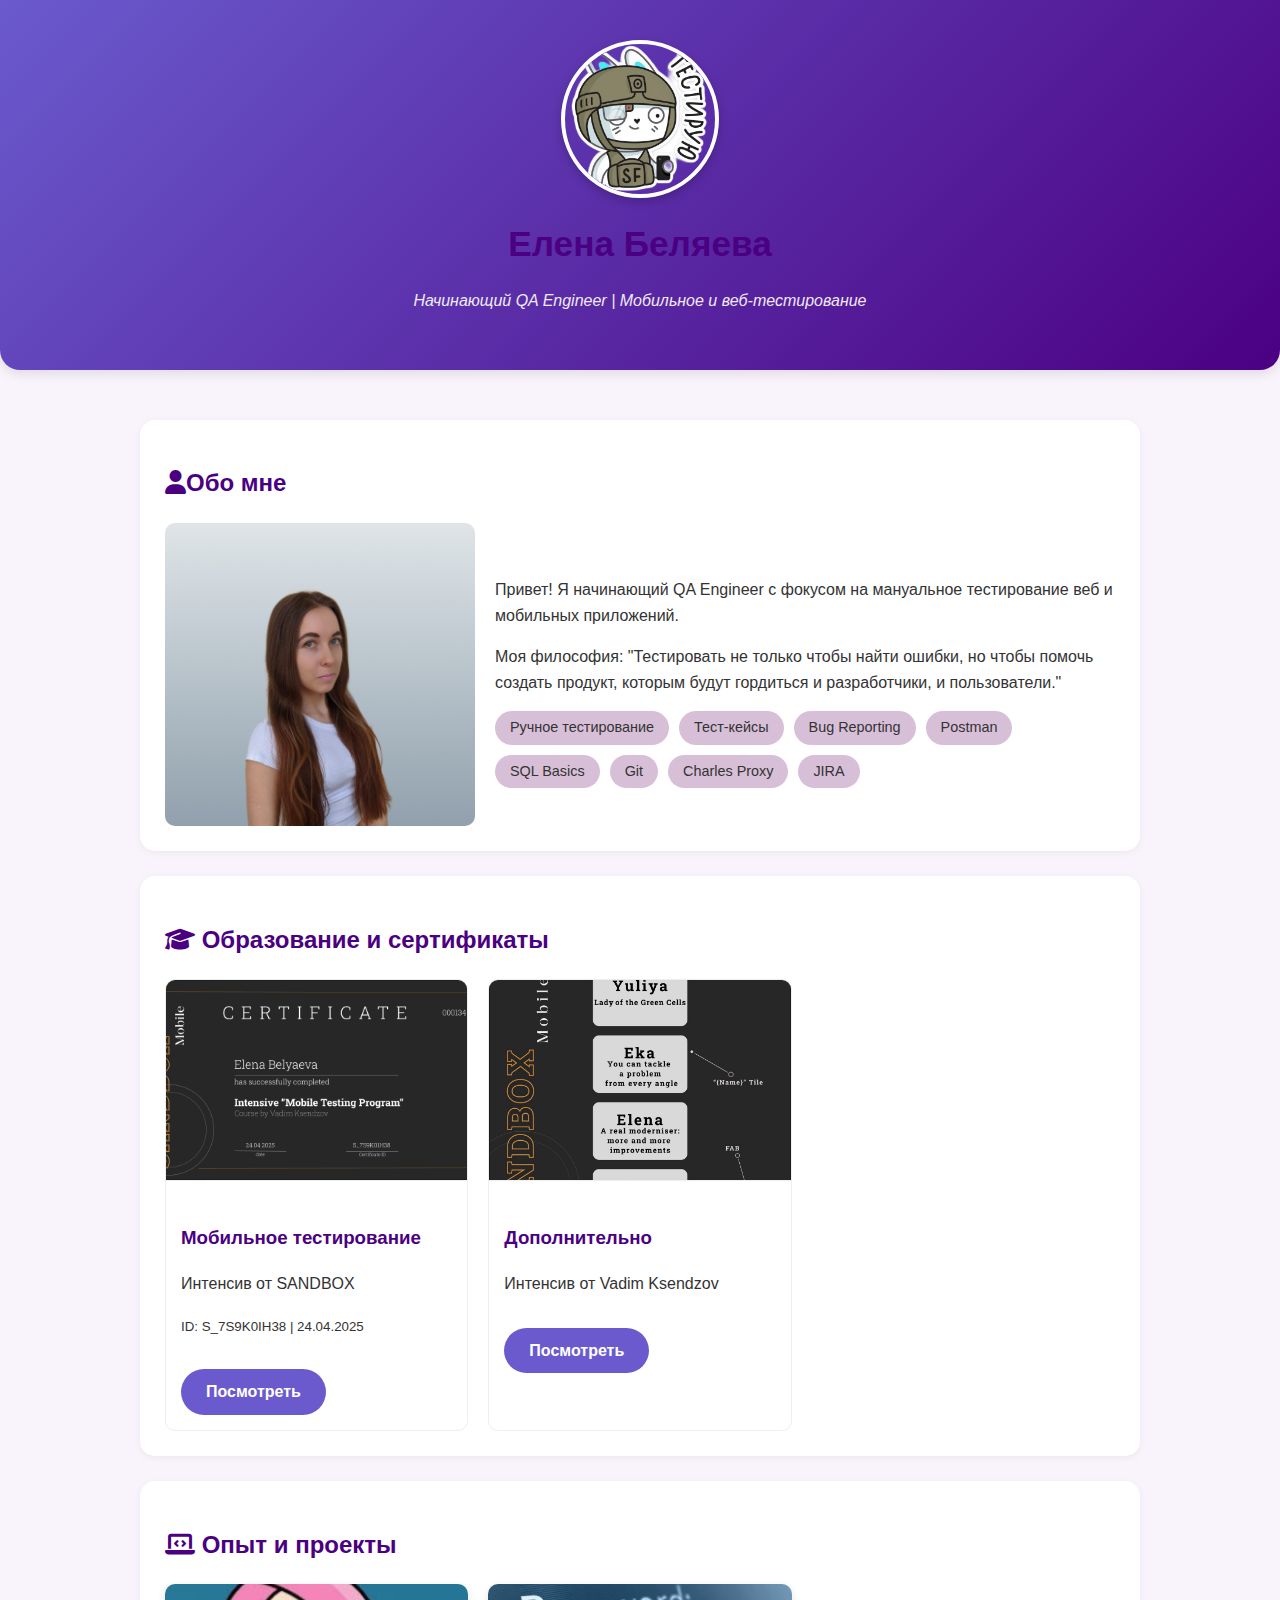
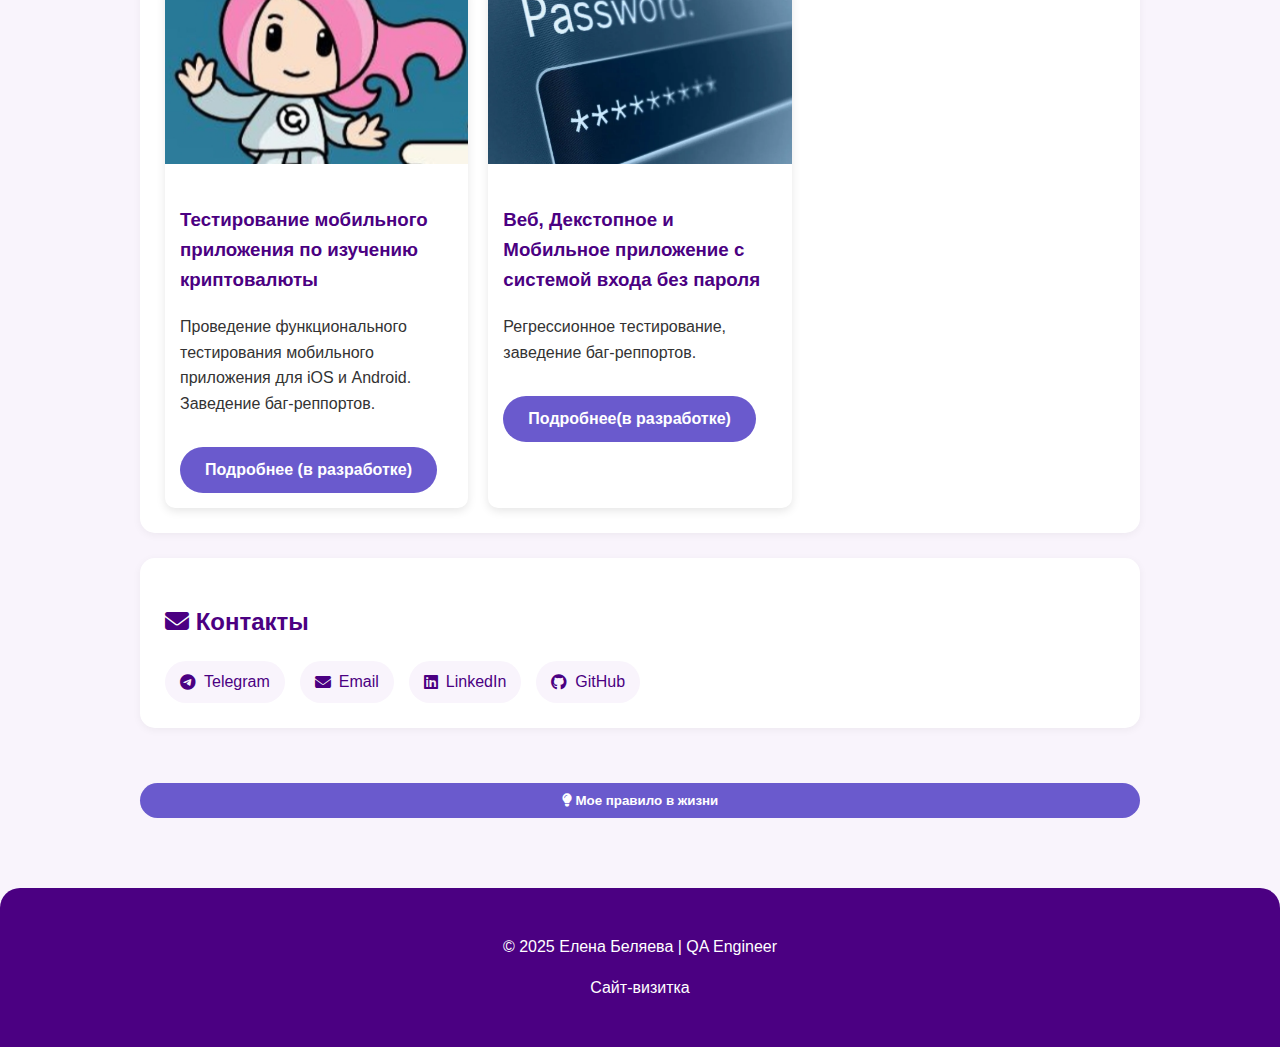
<file: index.html>
<!DOCTYPE html>
<html lang="ru">
<head>
  <meta charset="UTF-8">
  <meta name="viewport" content="width=device-width, initial-scale=1.0">
  <title>Елена Беляева | QA Engineer</title>
  <link rel="stylesheet" href="https://cdnjs.cloudflare.com/ajax/libs/font-awesome/6.4.0/css/all.min.css">
  <link rel="stylesheet" href="style.css">
</head>

<body>
  <header>
    <img src="lap.png" class="avatar" alt="Фото Елены Беляевой">
    <h1>Елена Беляева</h1>
    <p class="tagline">Начинающий QA Engineer | Мобильное и веб-тестирование</p>
  </header>

  <div class="container">
    <section class="section">
      <h2><i class="fas fa-user"></i>Обо мне</h2>
      <div class="about-grid">
        <img src="me.png" alt="Мое фото" class="about-img">
        <div>
          <p>Привет! Я начинающий QA Engineer с фокусом на мануальное тестирование веб и мобильных приложений.</p>
          <p>Моя философия: "Тестировать не только чтобы найти ошибки, но чтобы помочь создать продукт, которым будут гордиться и разработчики, и пользователи."</p>
          
          <div class="skills">
            <span class="skill">Ручное тестирование</span>
            <span class="skill">Тест-кейсы</span>
            <span class="skill">Bug Reporting</span>
            <span class="skill">Postman</span>
            <span class="skill">SQL Basics</span>
            <span class="skill">Git</span>
            <span class="skill">Charles Proxy</span>
            <span class="skill">JIRA</span>
          </div>
        </div>
      </div>
    </section>

    <section class="section">
      <h2><i class="fas fa-graduation-cap"></i> Образование и сертификаты</h2>
      <div class="certificates">
        <div class="certificate">
          <img src="sandbox-cert.png" class="certificate-img" alt="Сертификат по мобильному тестированию">
          <div class="certificate-info">
            <h3>Мобильное тестирование</h3>
            <p>Интенсив от SANDBOX</p>
            <p><small>ID: S_7S9K0IH38 | 24.04.2025</small></p>
            <a href="sandbox-cert.png" target="_blank" class="btn">Посмотреть</a>
          </div>
        </div>
        
        <div class="certificate">
          <img src="sandbox-certificate.jpg" class="certificate-img" alt="Дополнительный сертификат">
          <div class="certificate-info">
            <h3>Дополнительно</h3>
            <p>Интенсив от Vadim Ksendzov</p>
            <a href="sandbox-certificate.jpg" target="_blank" class="btn">Посмотреть</a>
          </div>
        </div>
      </div>
    </section>

    <section class="section">
      <h2><i class="fas fa-laptop-code"></i> Опыт и проекты</h2>
      <div class="projects">
        <div class="project">
          <img src="project1.jpg" class="project-img" alt="Com...in">
          <div class="project-info">
            <h3>Тестирование мобильного приложения по изучению криптовалюты</h3>
            <p>Проведение функционального тестирования мобильного приложения для iOS и Android. Заведение баг-реппортов.</p>
            <a href="#" class="btn">Подробнее (в разработке)</a>
          </div>
        </div>
        
        <div class="project">
          <img src="project2.jpg" class="project-img" alt="Pass...ee">
          <div class="project-info">
            <h3>Веб, Декстопное и Мобильное приложение с системой входа без пароля</h3>
            <p>Регрессионное тестирование, заведение баг-реппортов. </p>
            <a href="#" class="btn">Подробнее(в разработке)</a>
          </div>
        </div>
      </div>
    </section>

    <section class="section">
      <h2><i class="fas fa-envelope"></i> Контакты</h2>
      <div class="contacts">
        <a href="http://t.me/@Belelian" class="contact-link"><i class="fab fa-telegram"></i> Telegram</a>
        <a href="mailto:bel.elian.v@gmail.com" class="contact-link"><i class="fas fa-envelope"></i> Email</a>
        <a href="https://www.linkedin.com/in/elena-belyaeva-60b216305/" class="contact-link"><i class="fab fa-linkedin"></i> LinkedIn</a>
        <a href="https://github.com/Belellian" class="contact-link"><i class="fab fa-github"></i> GitHub</a>
      </div>
    </section>

    <button class="btn" onclick="alert('Живи, как тестируешь: досконально, осознанно и с баг-репортом на жизнь.')" id="life-rule-btn">
      <i class="fas fa-lightbulb"></i> Мое правило в жизни
    </button>
  </div>

  <footer>
    <p>© 2025 Елена Беляева | QA Engineer</p>
    <p>Сайт-визитка</p>
  </footer>

  <script>
    // Анимация при загрузке
    document.addEventListener('DOMContentLoaded', () => {
      const sections = document.querySelectorAll('.section');
      sections.forEach((section, index) => {
        setTimeout(() => {
          section.style.opacity = '1';
          section.style.transform = 'translateY(0)';
        }, 100 * index);
      });
    });
  </script>
</body>
</html>
</file>
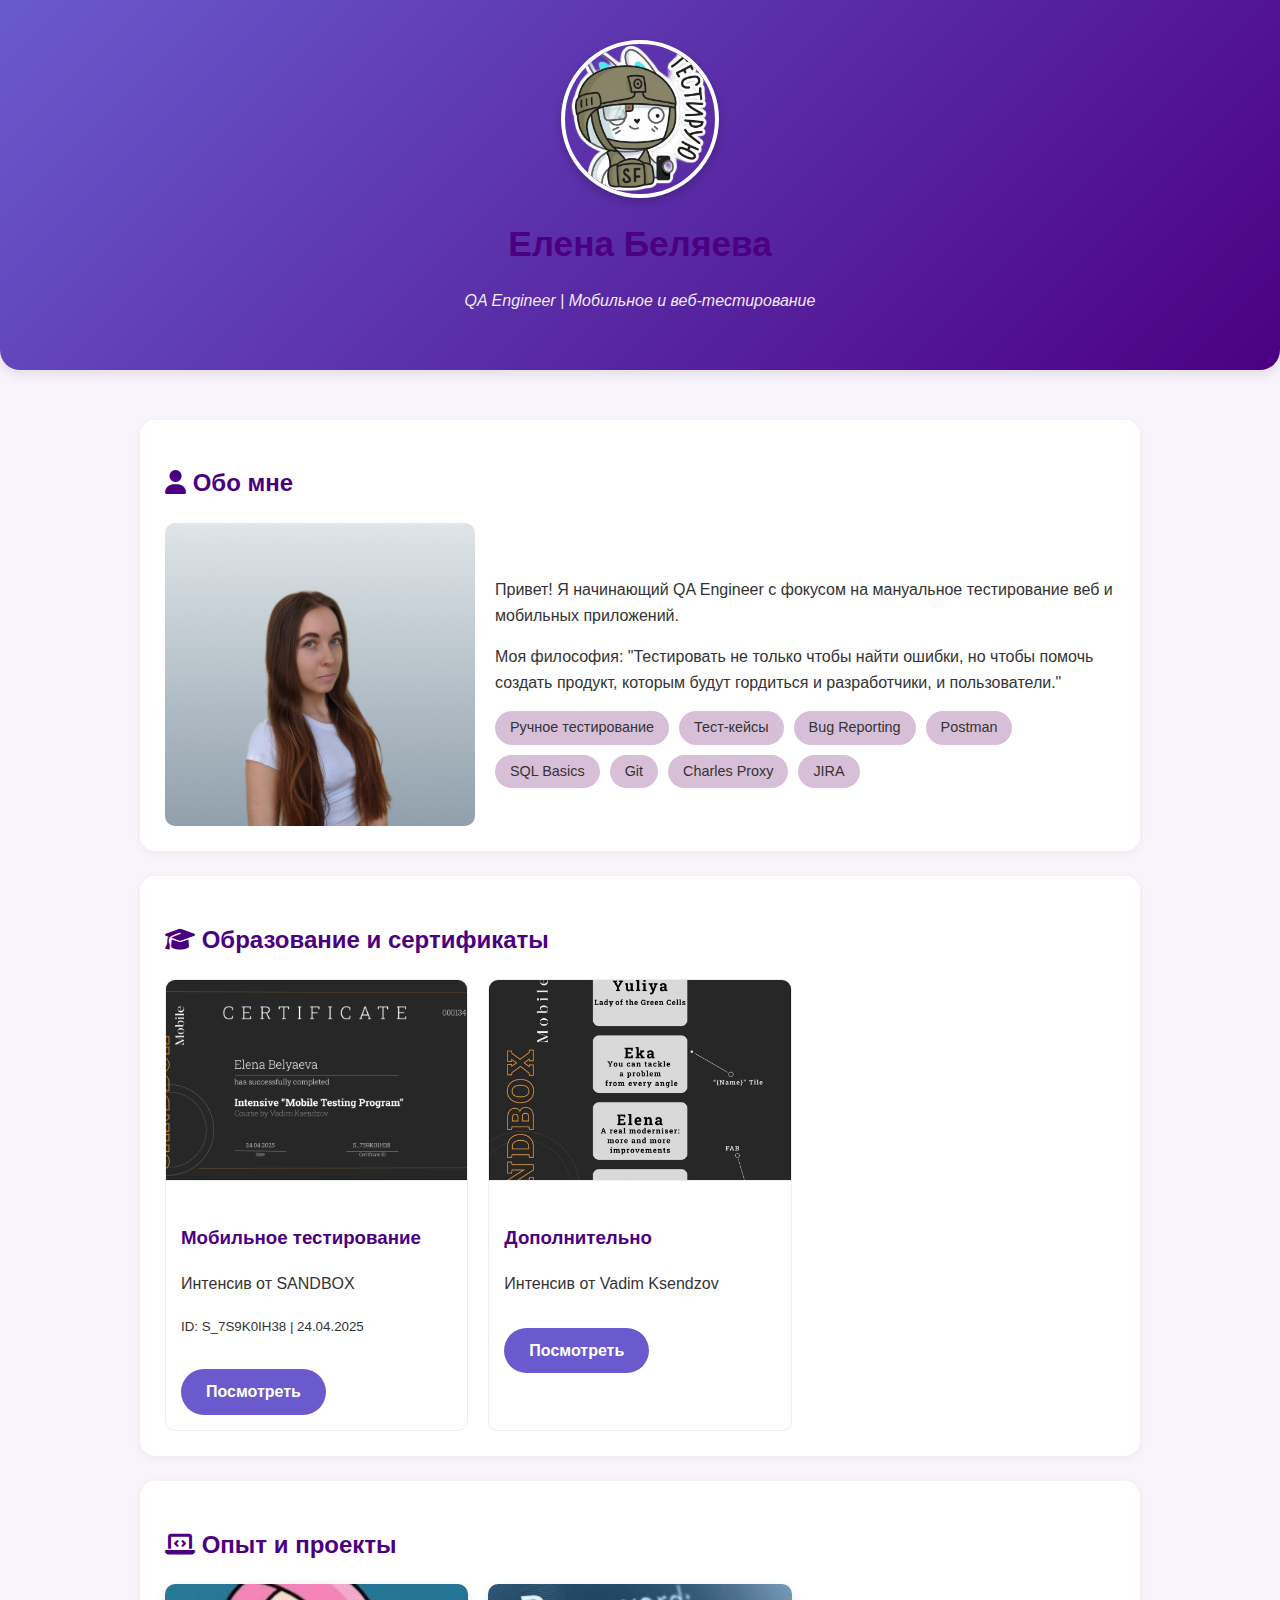
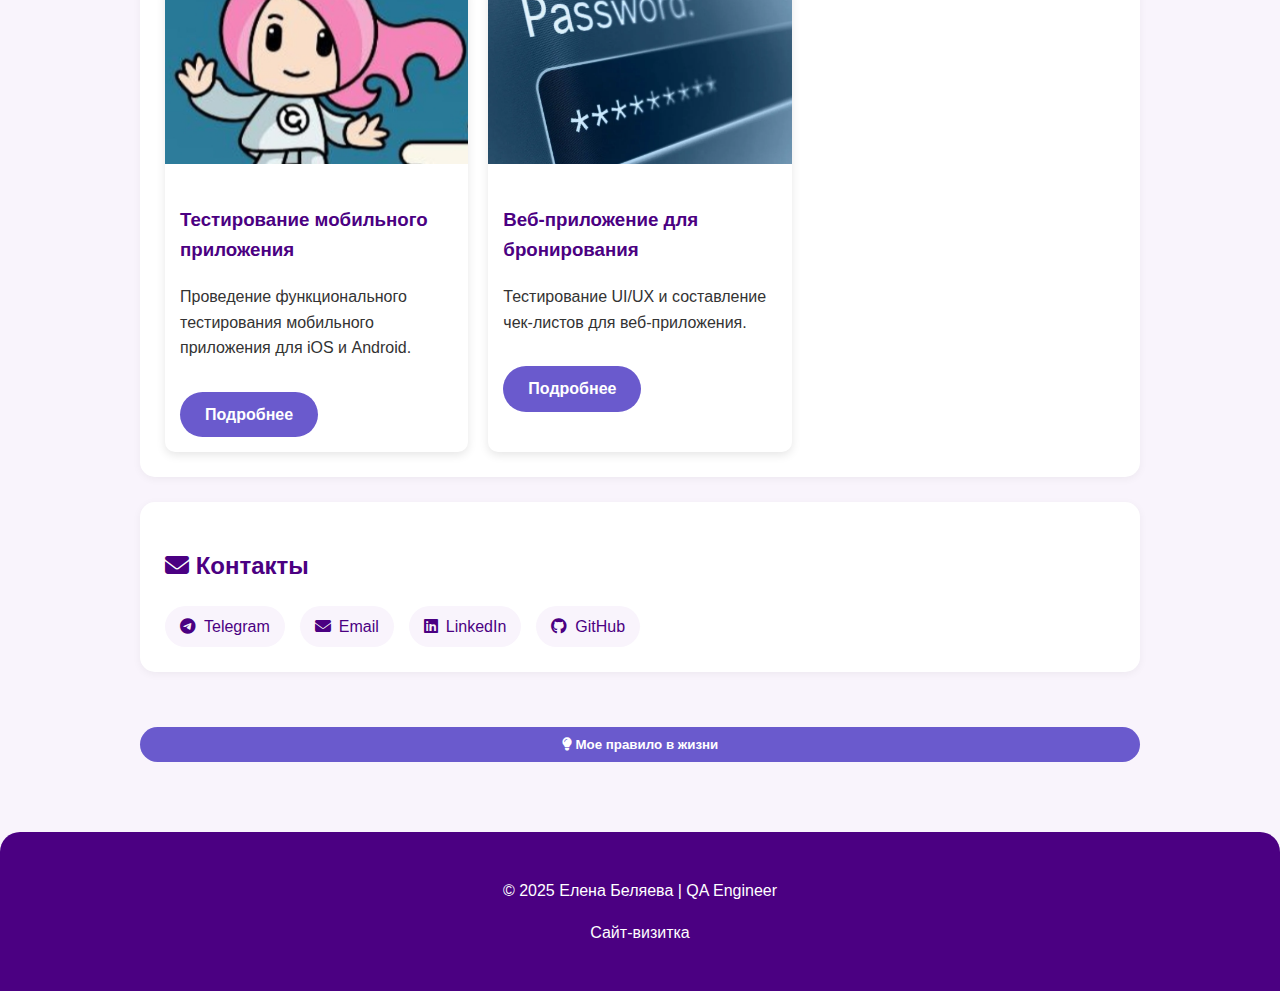
<file: index1.html>
<!DOCTYPE html>
<html lang="ru">
<head>
  <meta charset="UTF-8">
  <meta name="viewport" content="width=device-width, initial-scale=1.0">
  <title>Елена Беляева | QA Engineer</title>
  <link rel="stylesheet" href="https://cdnjs.cloudflare.com/ajax/libs/font-awesome/6.4.0/css/all.min.css">
  <style>
    :root {
      --primary: #6a5acd;
      --secondary: #d8bfd8;
      --accent: #9370db;
      --light: #f9f4fc;
      --dark: #4b0082;
    }
    
    body {
      font-family: 'Segoe UI', Tahoma, Geneva, Verdana, sans-serif;
      background-color: var(--light);
      color: #333;
      line-height: 1.6;
      margin: 0;
      padding: 0;
    }
    
    .container {
      max-width: 1000px;
      margin: 0 auto;
      padding: 20px;
    }
    
    header {
      background: linear-gradient(135deg, var(--primary), var(--dark));
      color: white;
      text-align: center;
      padding: 40px 20px;
      border-radius: 0 0 20px 20px;
      box-shadow: 0 4px 12px rgba(0,0,0,0.1);
      margin-bottom: 30px;
    }
    
    .avatar {
      width: 150px;
      height: 150px;
      object-fit: cover;
      border-radius: 50%;
      border: 4px solid white;
      box-shadow: 0 4px 10px rgba(0,0,0,0.2);
      transition: transform 0.3s;
    }
    
    .avatar:hover {
      transform: scale(1.05);
    }
    
    h1, h2, h3 {
      color: var(--dark);
    }
    
    h1 {
      margin: 10px 0 5px;
      font-size: 2.2em;
    }
    
    .tagline {
      font-style: italic;
      opacity: 0.9;
    }
    
    .section {
      background: white;
      padding: 25px;
      border-radius: 15px;
      margin-bottom: 25px;
      box-shadow: 0 2px 8px rgba(0,0,0,0.05);
      transition: transform 0.3s, box-shadow 0.3s;
    }
    
    .section:hover {
      transform: translateY(-5px);
      box-shadow: 0 5px 15px rgba(0,0,0,0.1);
    }
    
    .about-grid {
      display: grid;
      grid-template-columns: 1fr 2fr;
      gap: 20px;
      align-items: center;
    }
    
    .skills {
      display: flex;
      flex-wrap: wrap;
      gap: 10px;
      margin-top: 15px;
    }
    
    .skill {
      background: var(--secondary);
      padding: 5px 15px;
      border-radius: 20px;
      font-size: 0.9em;
    }
    
    .contacts {
      display: flex;
      flex-wrap: wrap;
      gap: 15px;
      margin-top: 15px;
    }
    
    .contact-link {
      display: flex;
      align-items: center;
      gap: 8px;
      color: var(--dark);
      text-decoration: none;
      padding: 8px 15px;
      border-radius: 30px;
      background: var(--light);
      transition: all 0.3s;
    }
    
    .contact-link:hover {
      background: var(--accent);
      color: white;
      transform: translateY(-3px);
    }
    
    .certificates {
      display: grid;
      grid-template-columns: repeat(auto-fill, minmax(300px, 1fr));
      gap: 20px;
      margin-top: 20px;
    }
    
    .certificate {
      border: 1px solid #eee;
      border-radius: 10px;
      overflow: hidden;
      transition: transform 0.3s;
    }
    
    .certificate:hover {
      transform: scale(1.03);
    }
    
    .certificate-img {
      width: 100%;
      height: 200px;
      object-fit: cover;
      border-bottom: 1px solid #eee;
    }
    
    .certificate-info {
      padding: 15px;
    }
    
    .btn {
      display: inline-block;
      padding: 10px 25px;
      background: var(--primary);
      color: white;
      text-decoration: none;
      border-radius: 30px;
      margin-top: 15px;
      transition: all 0.3s;
      font-weight: bold;
      border: none;
      cursor: pointer;
    }
    
    .btn:hover {
      background: var(--dark);
      transform: translateY(-3px);
      box-shadow: 0 5px 10px rgba(0,0,0,0.1);
    }
    
    .projects {
      display: grid;
      grid-template-columns: repeat(auto-fill, minmax(300px, 1fr));
      gap: 20px;
    }
    
    .project {
      background: white;
      border-radius: 10px;
      overflow: hidden;
      box-shadow: 0 3px 10px rgba(0,0,0,0.1);
      transition: all 0.3s;
    }
    
    .project:hover {
      transform: translateY(-5px);
      box-shadow: 0 5px 15px rgba(0,0,0,0.2);
    }
    
    .project-img {
      width: 100%;
      height: 180px;
      object-fit: cover;
    }
    
    .project-info {
      padding: 15px;
    }
    
    footer {
      text-align: center;
      padding: 30px 0;
      margin-top: 50px;
      background: var(--dark);
      color: white;
      border-radius: 20px 20px 0 0;
    }
    
    @media (max-width: 768px) {
      .about-grid {
        grid-template-columns: 1fr;
      }
      
      .certificates, .projects {
        grid-template-columns: 1fr;
      }
    }
  </style>
</head>

<body>
  <header>
    <img src="lap.png" class="avatar" alt="Фото Елены Беляевой">
    <h1>Елена Беляева</h1>
    <p class="tagline">QA Engineer | Мобильное и веб-тестирование</p>
  </header>

  <div class="container">
    <section class="section">
      <h2><i class="fas fa-user"></i> Обо мне</h2>
      <div class="about-grid">
        <img src="me.png" alt="Мое фото" style="width:100%; border-radius:10px;">
        <div>
          <p>Привет! Я начинающий QA Engineer с фокусом на мануальное тестирование веб и мобильных приложений.</p>
          <p>Моя философия: "Тестировать не только чтобы найти ошибки, но чтобы помочь создать продукт, которым будут гордиться и разработчики, и пользователи."</p>
          
          <div class="skills">
            <span class="skill">Ручное тестирование</span>
            <span class="skill">Тест-кейсы</span>
            <span class="skill">Bug Reporting</span>
            <span class="skill">Postman</span>
            <span class="skill">SQL Basics</span>
            <span class="skill">Git</span>
            <span class="skill">Charles Proxy</span>
            <span class="skill">JIRA</span>
          </div>
        </div>
      </div>
    </section>

    <section class="section">
      <h2><i class="fas fa-graduation-cap"></i> Образование и сертификаты</h2>
      <div class="certificates">
        <div class="certificate">
          <img src="sandbox-cert.png" class="certificate-img" alt="Сертификат по мобильному тестированию">
          <div class="certificate-info">
            <h3>Мобильное тестирование</h3>
            <p>Интенсив от SANDBOX</p>
            <p><small>ID: S_7S9K0IH38 | 24.04.2025</small></p>
            <a href="sandbox-cert.png" target="_blank" class="btn">Посмотреть</a>
          </div>
        </div>
        
        <div class="certificate">
          <img src="sandbox-certificate.jpg" class="certificate-img" alt="Дополнительный сертификат">
          <div class="certificate-info">
            <h3>Дополнительно</h3>
            <p>Интенсив от Vadim Ksendzov</p>
            <a href="sandbox-certificate.jpg" target="_blank" class="btn">Посмотреть</a>
          </div>
        </div>
      </div>
    </section>

    <section class="section">
      <h2><i class="fas fa-laptop-code"></i> Опыт и проекты</h2>
      <div class="projects">
        <div class="project">
          <img src="project1.jpg" class="project-img" alt="Тестовый проект 1">
          <div class="project-info">
            <h3>Тестирование мобильного приложения</h3>
            <p>Проведение функционального тестирования мобильного приложения для iOS и Android.</p>
            <a href="#" class="btn">Подробнее</a>
          </div>
        </div>
        
        <div class="project">
          <img src="project2.jpg" class="project-img" alt="Тестовый проект 2">
          <div class="project-info">
            <h3>Веб-приложение для бронирования</h3>
            <p>Тестирование UI/UX и составление чек-листов для веб-приложения.</p>
            <a href="#" class="btn">Подробнее</a>
          </div>
        </div>
      </div>
    </section>

    <section class="section">
      <h2><i class="fas fa-envelope"></i> Контакты</h2>
      <div class="contacts">
        <a href="http://t.me/@Belelian" class="contact-link"><i class="fab fa-telegram"></i> Telegram</a>
        <a href="mailto:bel.elian.v@gmail.com" class="contact-link"><i class="fas fa-envelope"></i> Email</a>
        <a href="https://www.linkedin.com/in/elena-belyaeva-60b216305/" class="contact-link"><i class="fab fa-linkedin"></i> LinkedIn</a>
        <a href="https://github.com/Belellian" class="contact-link"><i class="fab fa-github"></i> GitHub</a>
      </div>
    </section>

    <button class="btn" onclick="alert('Живи, как тестируешь: досконально, осознанно и с баг-репортом на жизнь.')" style="width:100%; margin-top:30px;">
      <i class="fas fa-lightbulb"></i> Мое правило в жизни
    </button>
  </div>

  <footer>
    <p>© 2025 Елена Беляева | QA Engineer</p>
    <p>Сайт-визитка</p>
  </footer>

  <script>
    // Анимация при загрузке
    document.addEventListener('DOMContentLoaded', () => {
      const sections = document.querySelectorAll('.section');
      sections.forEach((section, index) => {
        setTimeout(() => {
          section.style.opacity = '1';
          section.style.transform = 'translateY(0)';
        }, 100 * index);
      });
    });
  </script>
</body>
</html>
</file>
<file: style.css>
:root {
  --primary: #6a5acd;
  --secondary: #d8bfd8;
  --accent: #9370db;
  --light: #f9f4fc;
  --dark: #4b0082;
}

body {
  font-family: 'Segoe UI', Tahoma, Geneva, Verdana, sans-serif;
  background-color: var(--light);
  color: #333;
  line-height: 1.6;
  margin: 0;
  padding: 0;
}

.container {
  max-width: 1000px;
  margin: 0 auto;
  padding: 20px;
}

header {
  background: linear-gradient(135deg, var(--primary), var(--dark));
  color: white;
  text-align: center;
  padding: 40px 20px;
  border-radius: 0 0 20px 20px;
  box-shadow: 0 4px 12px rgba(0,0,0,0.1);
  margin-bottom: 30px;
}

.avatar {
  width: 150px;
  height: 150px;
  object-fit: cover;
  border-radius: 50%;
  border: 4px solid white;
  box-shadow: 0 4px 10px rgba(0,0,0,0.2);
  transition: transform 0.3s;
}

.avatar:hover {
  transform: scale(1.05);
}

h1, h2, h3 {
  color: var(--dark);
}

h1 {
  margin: 10px 0 5px;
  font-size: 2.2em;
}

.tagline {
  font-style: italic;
  opacity: 0.9;
}

.section {
  background: white;
  padding: 25px;
  border-radius: 15px;
  margin-bottom: 25px;
  box-shadow: 0 2px 8px rgba(0,0,0,0.05);
  transition: transform 0.3s, box-shadow 0.3s;
  opacity: 0;
  transform: translateY(20px);
}

.section:hover {
  transform: translateY(-5px);
  box-shadow: 0 5px 15px rgba(0,0,0,0.1);
}

.about-grid {
  display: grid;
  grid-template-columns: 1fr 2fr;
  gap: 20px;
  align-items: center;
}

.about-img {
  width: 100%;
  border-radius: 10px;
}

.skills {
  display: flex;
  flex-wrap: wrap;
  gap: 10px;
  margin-top: 15px;
}

.skill {
  background: var(--secondary);
  padding: 5px 15px;
  border-radius: 20px;
  font-size: 0.9em;
}

.contacts {
  display: flex;
  flex-wrap: wrap;
  gap: 15px;
  margin-top: 15px;
}

.contact-link {
  display: flex;
  align-items: center;
  gap: 8px;
  color: var(--dark);
  text-decoration: none;
  padding: 8px 15px;
  border-radius: 30px;
  background: var(--light);
  transition: all 0.3s;
}

.contact-link:hover {
  background: var(--accent);
  color: white;
  transform: translateY(-3px);
}

.certificates {
  display: grid;
  grid-template-columns: repeat(auto-fill, minmax(300px, 1fr));
  gap: 20px;
  margin-top: 20px;
}

.certificate {
  border: 1px solid #eee;
  border-radius: 10px;
  overflow: hidden;
  transition: transform 0.3s;
}

.certificate:hover {
  transform: scale(1.03);
}

.certificate-img {
  width: 100%;
  height: 200px;
  object-fit: cover;
  border-bottom: 1px solid #eee;
}

.certificate-info {
  padding: 15px;
}

.btn {
  display: inline-block;
  padding: 10px 25px;
  background: var(--primary);
  color: white;
  text-decoration: none;
  border-radius: 30px;
  margin-top: 15px;
  transition: all 0.3s;
  font-weight: bold;
  border: none;
  cursor: pointer;
}

.btn:hover {
  background: var(--dark);
  transform: translateY(-3px);
  box-shadow: 0 5px 10px rgba(0,0,0,0.1);
}

#life-rule-btn {
  width: 100%;
  margin-top: 30px;
}

.projects {
  display: grid;
  grid-template-columns: repeat(auto-fill, minmax(300px, 1fr));
  gap: 20px;
}

.project {
  background: white;
  border-radius: 10px;
  overflow: hidden;
  box-shadow: 0 3px 10px rgba(0,0,0,0.1);
  transition: all 0.3s;
}

.project:hover {
  transform: translateY(-5px);
  box-shadow: 0 5px 15px rgba(0,0,0,0.2);
}

.project-img {
  width: 100%;
  height: 180px;
  object-fit: cover;
}

.project-info {
  padding: 15px;
}

footer {
  text-align: center;
  padding: 30px 0;
  margin-top: 50px;
  background: var(--dark);
  color: white;
  border-radius: 20px 20px 0 0;
}

@media (max-width: 768px) {
  .about-grid {
    grid-template-columns: 1fr;
  }
  
  .certificates, .projects {
    grid-template-columns: 1fr;
  }
}
</file>
